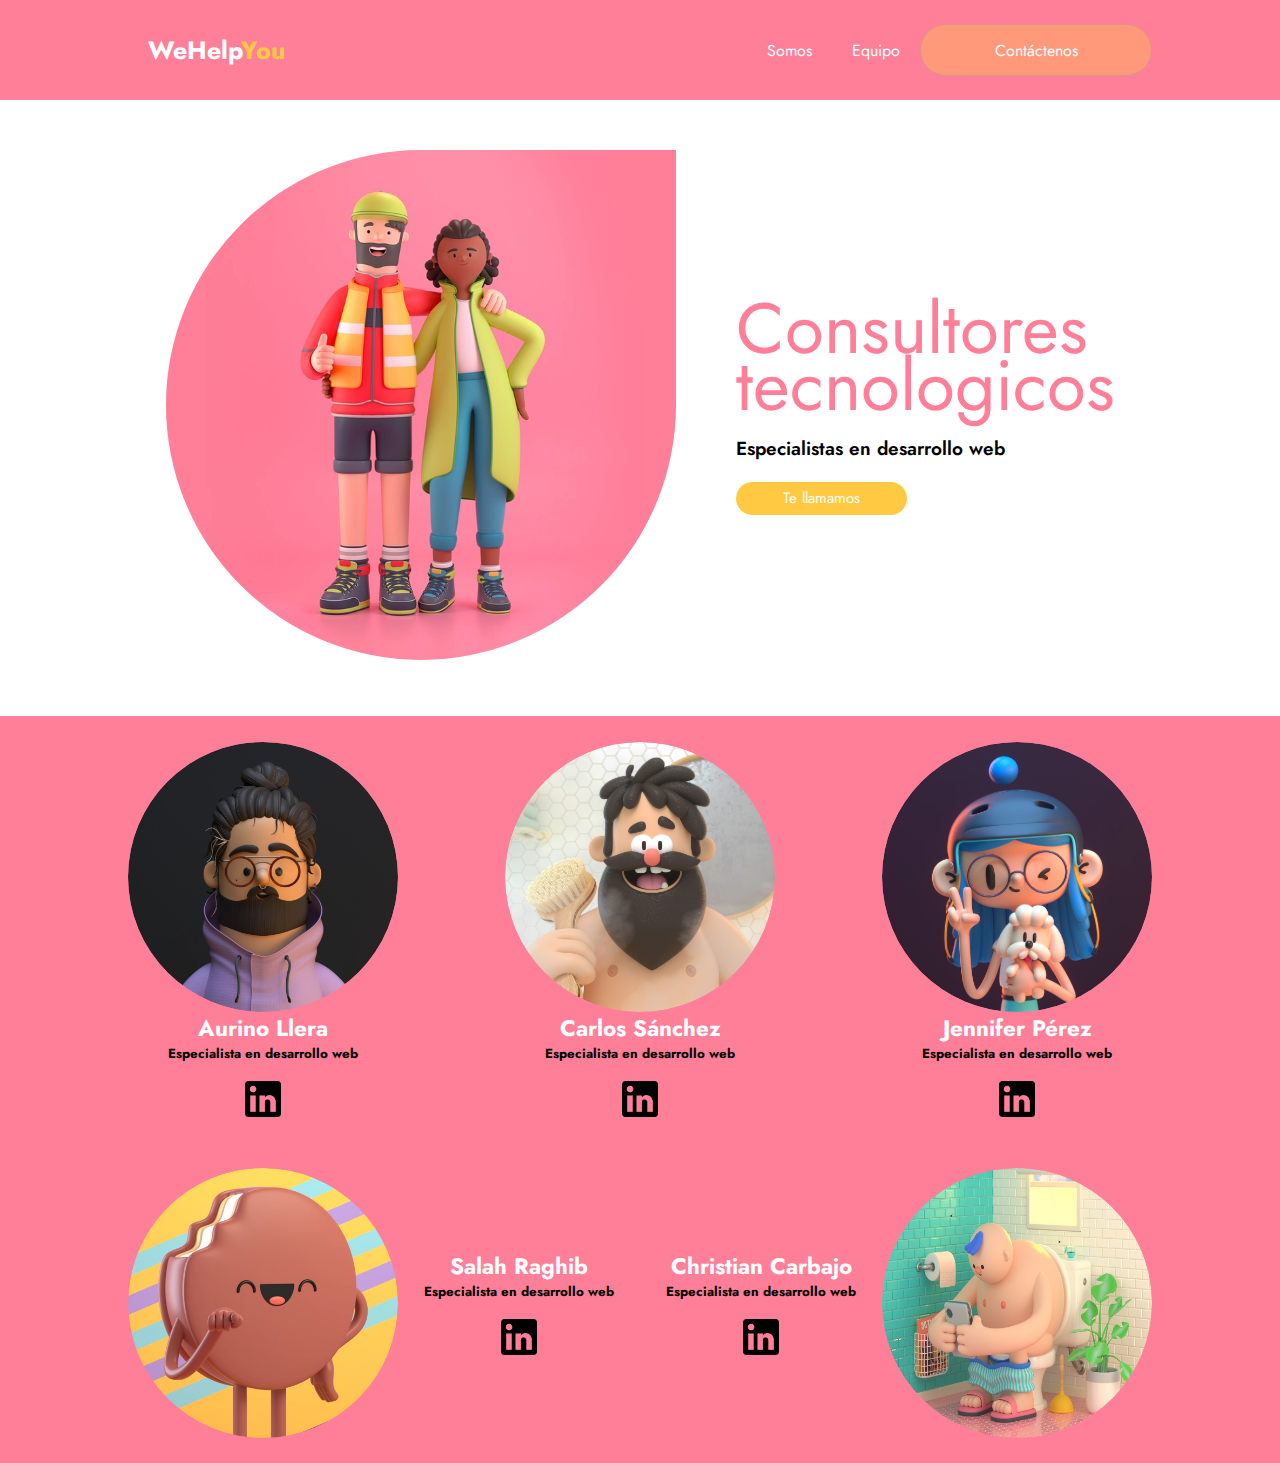
<file: index.html>
<!DOCTYPE html>
<html lang="en">

<head>
    <meta charset="UTF-8">
    <meta http-equiv="X-UA-Compatible" content="IE=edge">
    <meta name="viewport" content="width=device-width, initial-scale=1.0">
    <link rel="stylesheet" type="text/css" href="style.css" />
    <title>Document</title>
    <link rel="preconnect" href="https://fonts.googleapis.com">
    <link rel="preconnect" href="https://fonts.gstatic.com" crossorigin>
    <link href="https://fonts.googleapis.com/css2?family=Jost:wght@100;200;300;400;500;600&display=swap"
        rel="stylesheet">
    <link rel="stylesheet" href="style.css">
</head>

<body>
    <header class="header1">
        <div class="header-top">
            <a class="header-logo" href="index.html"><strong>WeHelp<span class="coloryellow">You</span></strong></a>
        </div>
        <ul class="menu">
            <li><a href="#">Somos</a></li>
            <li><a href="#">Equipo</a></li>
            <li class="borde"><a href="#">Contáctenos</a></li>
        </ul>
    </header>
    <section class="main_body">
        <article>
            <div class="photo_main">
                <img src="/img/photo_main.webp" alt="">
            </div>
        </article>
        <article>
            <div class="title">
                <p class="font1">Consultores <br> tecnologicos</p>
            </div>
            <div class="subtitle">
                <span class="font2">Especialistas en desarrollo web</span>
            </div>
            <div class="button">
                <button class="button1">
                    <span>Te llamamos</span>
                </button>
            </div>
        </article>
    </section>
    <footer>
        <div class="coders">
            <div class="coder_column">
                <a href="/coderpage/coderpage.html" class="photoanchor"><img class="photo" src="../img/Aurino.jpg" /></a>
                <h4 class="white size">Aurino Llera</h4>
                <h5>Especialista en desarrollo web</h5>
                <img class="img_ln" src="../img/img_210185-1148486834.png" />
            </div>
            <div class="coder_column">
                <a href="/coderpage/coderpageCarlos.html" class="photoanchor"><img class="photo" src="../img/Carlos.jpg" /></a>
                <h4 class="white size">Carlos Sánchez</h4>
                <h5>Especialista en desarrollo web</h5>
                <img class="img_ln" src="../img/img_210185-1148486834.png" />
            </div>
            <div class="coder_column">
                <a href="/coderpage/coderpageJennifer.html" class="photoanchor"><img class="photo" src="../img/Jennifer.jpg" /></a>
                <h4 class="white size">Jennifer Pérez</h4>
                <h5>Especialista en desarrollo web</h5>
                <img class="img_ln" src="../img/img_210185-1148486834.png" />
            </div>
        </div>
        <div class="coders">
            <div class="coder_column2">
                <a href="/coderpage/coderpageSalah.html" class="photoanchor"><img class="photo" src="../img/Salah.jpg" /></a>
                <div class="columnText pad1">
                    <h4 class="white size">Salah Raghib</h4>
                    <h5>Especialista en desarrollo web</h5>
                    <img class="img_ln" src="../img/img_210185-1148486834.png" />
                </div>
            </div>
            <div class="coder_column2">
                <div class="columnText pad2">
                    <h4 class="white size">Christian Carbajo</h4>
                    <h5>Especialista en desarrollo web</h5>
                    <img class="img_ln" src="../img/img_210185-1148486834.png" />
                </div>
                <a href="/coderpage/coderpageChristian.html" class="photoanchor"><img class="photo" src="../img/Christian.jpg" /></a>
            </div>
        </div>
    </footer>
</html>
</file>
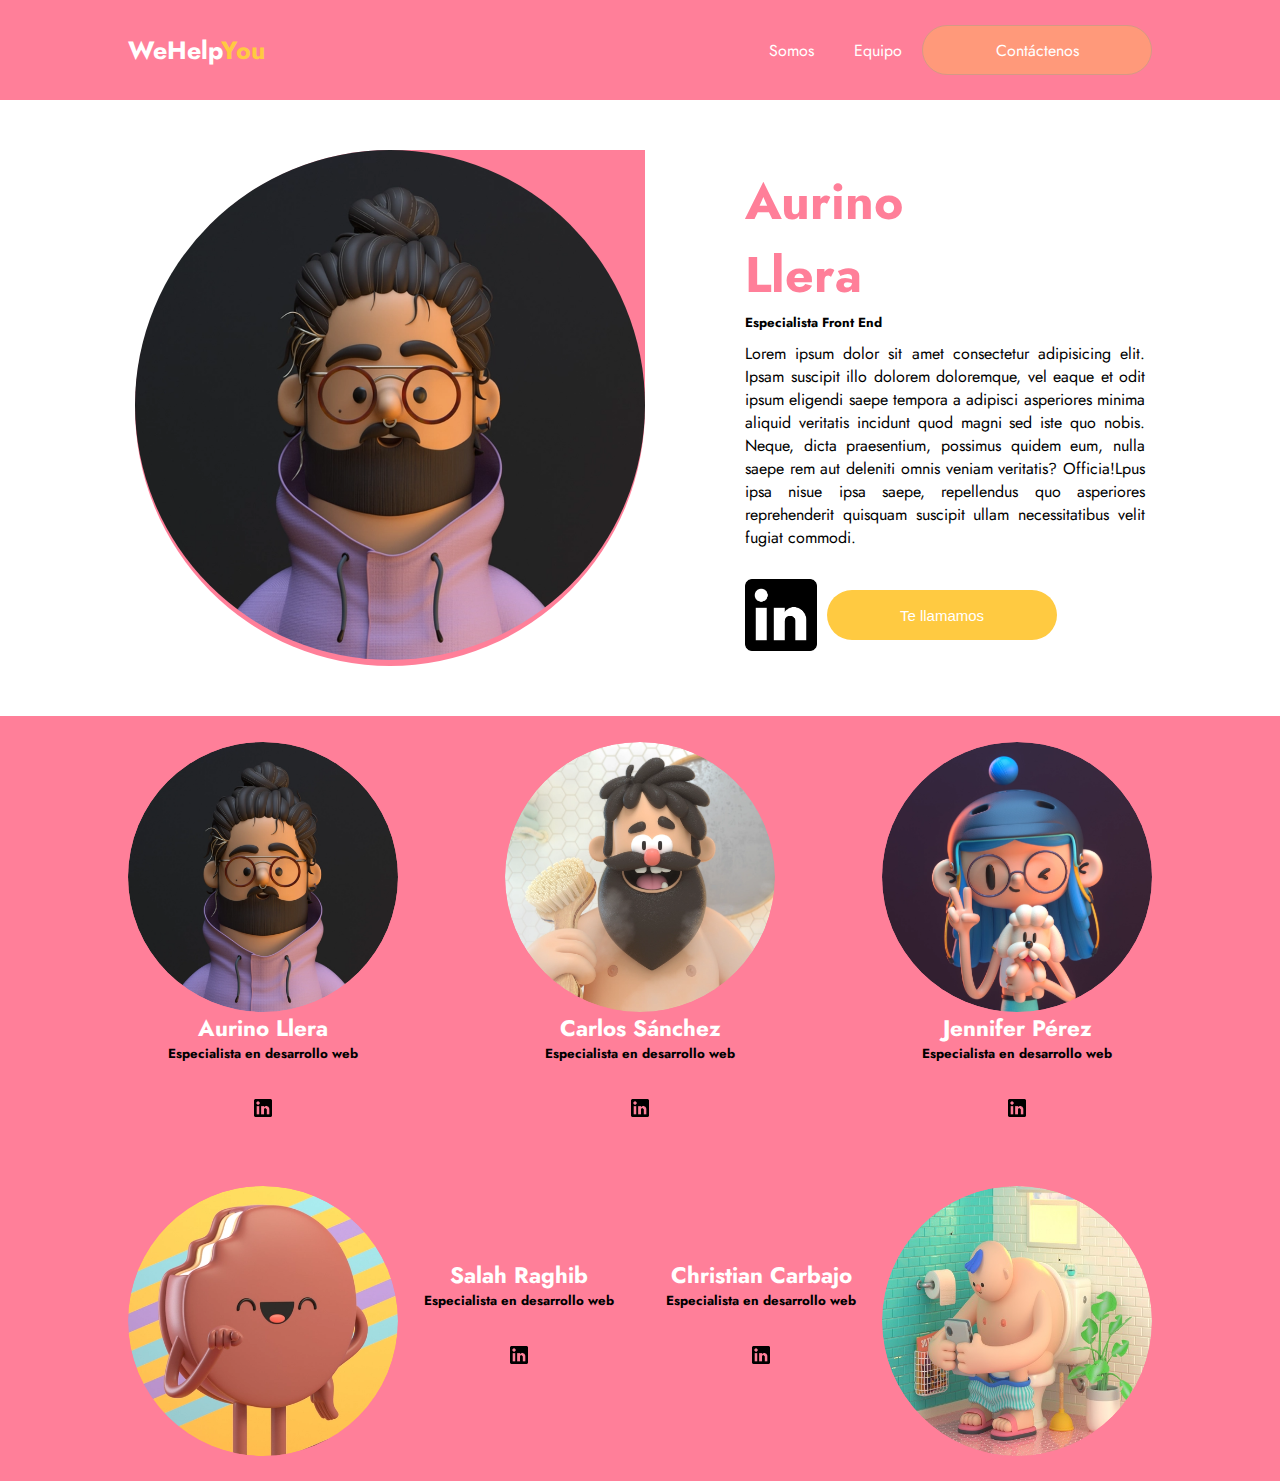
<file: coderpage/coderpage.html>
<!DOCTYPE html>
<html lang="en">

<head>
    <meta charset="UTF-8">
    <meta http-equiv="X-UA-Compatible" content="IE=edge">
    <meta name="viewport" content="width=device-width, initial-scale=1.0">
    <title>Document</title>
    <link rel="stylesheet" href="style2.css">
    <link rel="preconnect" href="https://fonts.googleapis.com">
    <link rel="preconnect" href="https://fonts.gstatic.com" crossorigin>
    <link href="https://fonts.googleapis.com/css2?family=Jost:wght@100;200;300;400;500;600&display=swap"
        rel="stylesheet">
</head>

<body>
    <header class="header1">
        <div class="header-top">
            <a class="header-logo" href="../index.html"><strong>WeHelp<span class="coloryellow">You</span></strong></a>
        </div>
        <ul class="menu">
            <li><a href="#">Somos</a></li>
            <li><a href="#">Equipo</a></li>
            <li class="borde"><a href="#">Contáctenos</a></li>
        </ul>
    </header>
    <main>
        <div class="container">
            <div class="photos">
                <img class="photocoder" src="../img/Aurino.jpg">
            </div>
            <div class="name">
                <h1>Aurino<br>Llera</h1>
                <h5>Especialista Front End</h5>
                <p>Lorem ipsum dolor sit amet consectetur adipisicing elit. Ipsam suscipit illo dolorem doloremque, vel
                    eaque et odit ipsum eligendi saepe tempora a adipisci asperiores minima aliquid veritatis incidunt
                    quod magni sed iste quo nobis. Neque, dicta praesentium, possimus quidem eum, nulla saepe rem aut
                    deleniti omnis veniam veritatis? Officia!Lpus ipsa nisue ipsa saepe, repellendus quo asperiores
                    reprehenderit quisquam suscipit ullam necessitatibus velit fugiat commodi.</p>
                <div class="iconos">
                    <div class= "icono">
                        <img src="../img/img_210185-1148486834.png" class="pointer icono">
                    </div>
                    <div>
                        <button href="" class="buttoncoder pointer">
                            <span>Te llamamos</span>
                        </button>
                    </div>
                </div>
            </div>
        </div>
    </main>
    <footer>
        <div class="coders">
            <div class="coder_column">
                <a href="/coderpage/coderpage.html" class="photoanchor"><img class="photo" src="../img/Aurino.jpg" /></a>
                <h4 class="white size">Aurino Llera</h4>
                <h5>Especialista en desarrollo web</h5>
                <img class="img_ln" src="../img/img_210185-1148486834.png" />
            </div>
            <div class="coder_column">
                <a href="/coderpage/coderpageCarlos.html" class="photoanchor"><img class="photo" src="../img/Carlos.jpg" /></a>
                <h4 class="white size">Carlos Sánchez</h4>
                <h5>Especialista en desarrollo web</h5>
                <img class="img_ln" src="../img/img_210185-1148486834.png" />
            </div>
            <div class="coder_column">
                <a href="/coderpage/coderpageJennifer.html" class="photoanchor"><img class="photo" src="../img/Jennifer.jpg" /></a>
                <h4 class="white size">Jennifer Pérez</h4>
                <h5>Especialista en desarrollo web</h5>
                <img class="img_ln" src="../img/img_210185-1148486834.png" />
            </div>
        </div>
        <div class="coders">
            <div class="coder_column2">
                <a href="/coderpage/coderpageSalah.html" class="photoanchor"><img class="photo" src="../img/Salah.jpg" /></a>
                <div class="columnText pad1">
                    <h4 class="white size">Salah Raghib</h4>
                    <h5>Especialista en desarrollo web</h5>
                    <img class="img_ln" src="../img/img_210185-1148486834.png" />
                </div>
            </div>
            <div class="coder_column2">
                <div class="columnText pad2">
                    <h4 class="white size">Christian Carbajo</h4>
                    <h5>Especialista en desarrollo web</h5>
                    <img class="img_ln" src="../img/img_210185-1148486834.png" />
                </div>
                <a href="/coderpage/coderpageChristian.html" class="photoanchor"><img class="photo" src="../img/Christian.jpg" /></a>
            </div>
        </div>
    </footer>
</body>

</html>
</file>
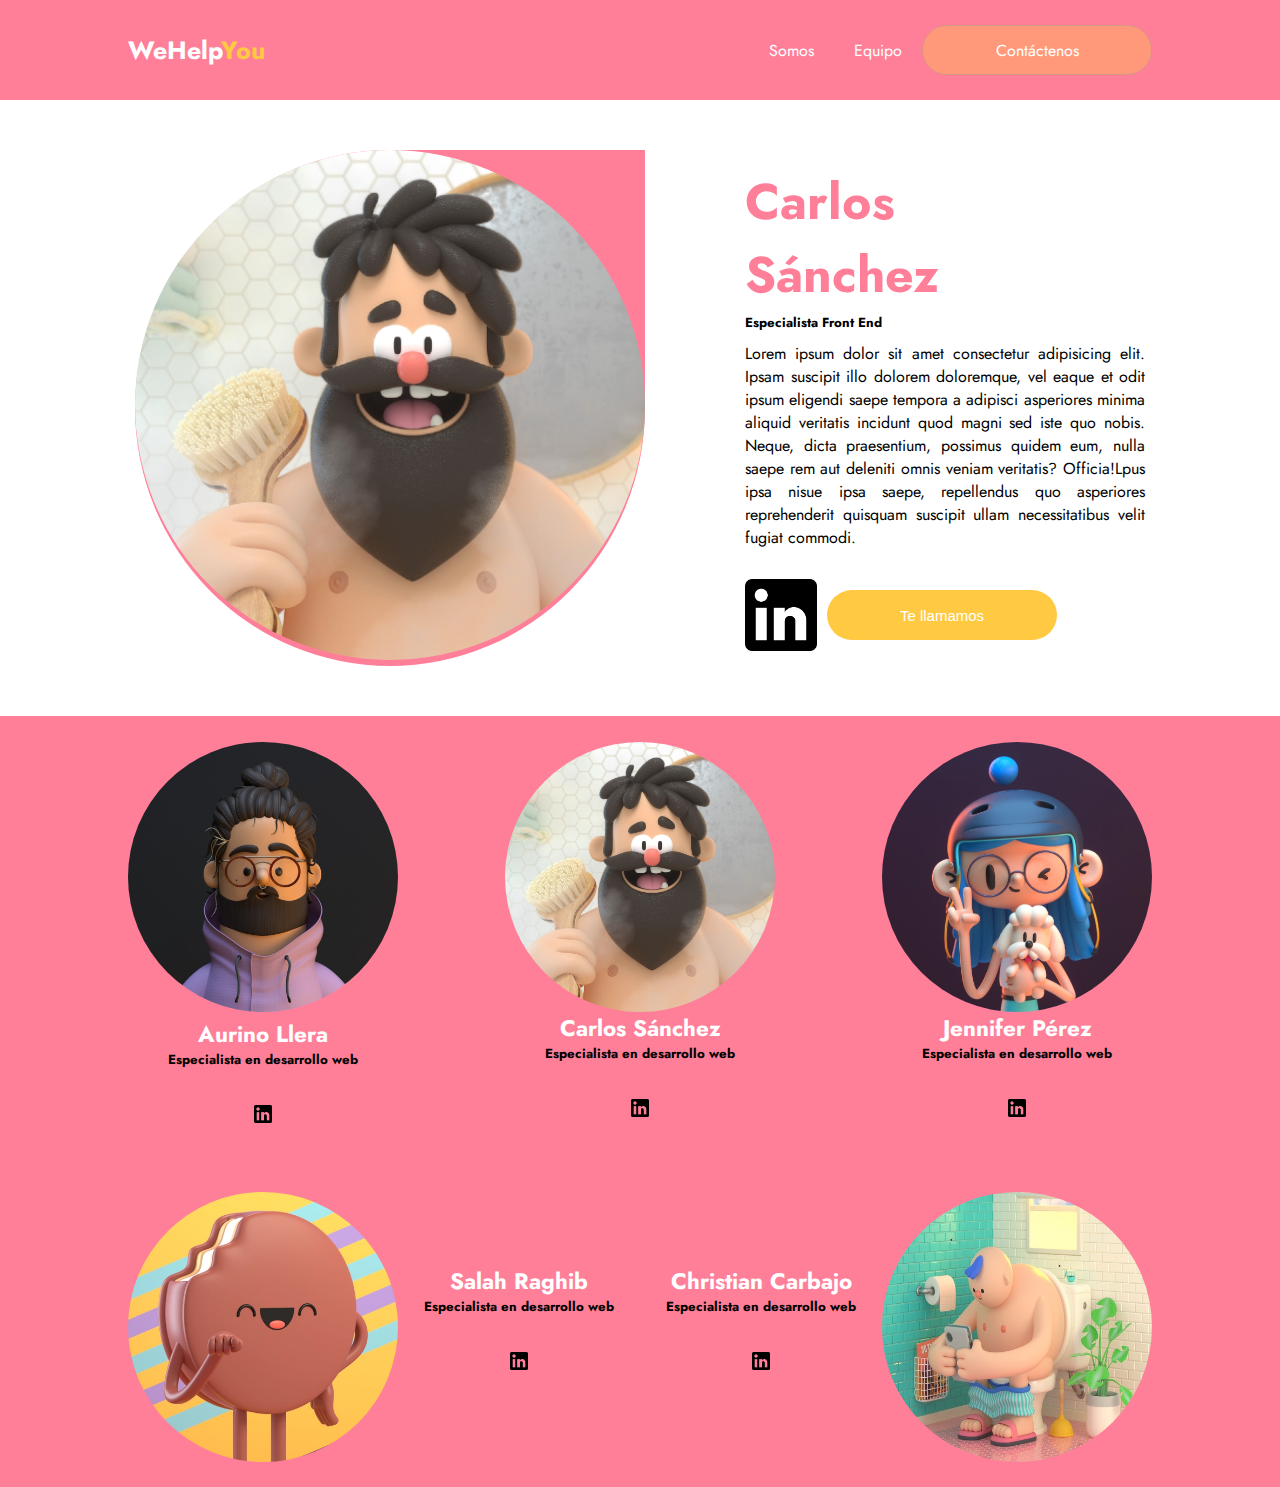
<file: coderpage/coderpage1.html>
<!DOCTYPE html>
<html lang="en">

<head>
    <meta charset="UTF-8">
    <meta http-equiv="X-UA-Compatible" content="IE=edge">
    <meta name="viewport" content="width=device-width, initial-scale=1.0">
    <title>Document</title>
    <link rel="stylesheet" href="style2.css">
    <link rel="preconnect" href="https://fonts.googleapis.com">
    <link rel="preconnect" href="https://fonts.gstatic.com" crossorigin>
    <link href="https://fonts.googleapis.com/css2?family=Jost:wght@100;200;300;400;500;600&display=swap"
        rel="stylesheet">
</head>

<body>
    <header class="header1">
        <div class="header-top">
            <a class="header-logo" href="../index.html"><strong>WeHelp<span class="coloryellow">You</span></strong></a>
        </div>
        <ul class="menu">
            <li><a href="#">Somos</a></li>
            <li><a href="#">Equipo</a></li>
            <li class="borde"><a href="#">Contáctenos</a></li>
        </ul>
    </header>
    <main>
        <div class="container">
            <div class="photos">
                <img class="photocoder" src="../img/Carlos.jpg">
            </div>
            <div class="name">
                <h1>Carlos<br>Sánchez</h1>
                <h5>Especialista Front End</h5>
                <p>Lorem ipsum dolor sit amet consectetur adipisicing elit. Ipsam suscipit illo dolorem doloremque, vel
                    eaque et odit ipsum eligendi saepe tempora a adipisci asperiores minima aliquid veritatis incidunt
                    quod magni sed iste quo nobis. Neque, dicta praesentium, possimus quidem eum, nulla saepe rem aut
                    deleniti omnis veniam veritatis? Officia!Lpus ipsa nisue ipsa saepe, repellendus quo asperiores
                    reprehenderit quisquam suscipit ullam necessitatibus velit fugiat commodi.</p>
                <div class="iconos">
                    <div class= "icono">
                        <img src="../img/img_210185-1148486834.png" class="pointer icono">
                    </div>
                    <div>
                        <button href="" class="buttoncoder pointer">
                            <span>Te llamamos</span>
                        </button>
                    </div>
                </div>
            </div>
        </div>
    </main>
    <footer>
        <div class="coders">
            <div class="coder_column">
                <a href="/coderpage/coderpage.html"><img class="photo" src="../img/Aurino.jpg" /></a>
                <h4 class="white size">Aurino Llera</h4>
                <h5>Especialista en desarrollo web</h5>
                <img class="img_ln" src="../img/img_210185-1148486834.png" />
            </div>
            <div class="coder_column">
                <img class="photo" src="../img/Carlos.jpg" />
                <h4 class="white size">Carlos Sánchez</h4>
                <h5>Especialista en desarrollo web</h5>
                <img class="img_ln" src="../img/img_210185-1148486834.png" />
            </div>
            <div class="coder_column">
                <img class="photo" src="../img/Jennifer.jpg" />
                <h4 class="white size">Jennifer Pérez</h4>
                <h5>Especialista en desarrollo web</h5>
                <img class="img_ln" src="../img/img_210185-1148486834.png" />
            </div>
        </div>
        <div class="coders">
            <div class="coder_column2">
                <img class="photo" src="../img/Salah.jpg" />
                <div class="columnText pad1">
                    <h4 class="white size">Salah Raghib</h4>
                    <h5>Especialista en desarrollo web</h5>
                    <img class="img_ln" src="../img/img_210185-1148486834.png" />
                </div>
            </div>
            <div class="coder_column2">
                <div class="columnText pad2">
                    <h4 class="white size">Christian Carbajo</h4>
                    <h5>Especialista en desarrollo web</h5>
                    <img class="img_ln" src="../img/img_210185-1148486834.png" />
                </div>
                <img class="photo" src="../img/Christian.jpg" />
            </div>
        </div>
    </footer>
</body>

</html>
</file>
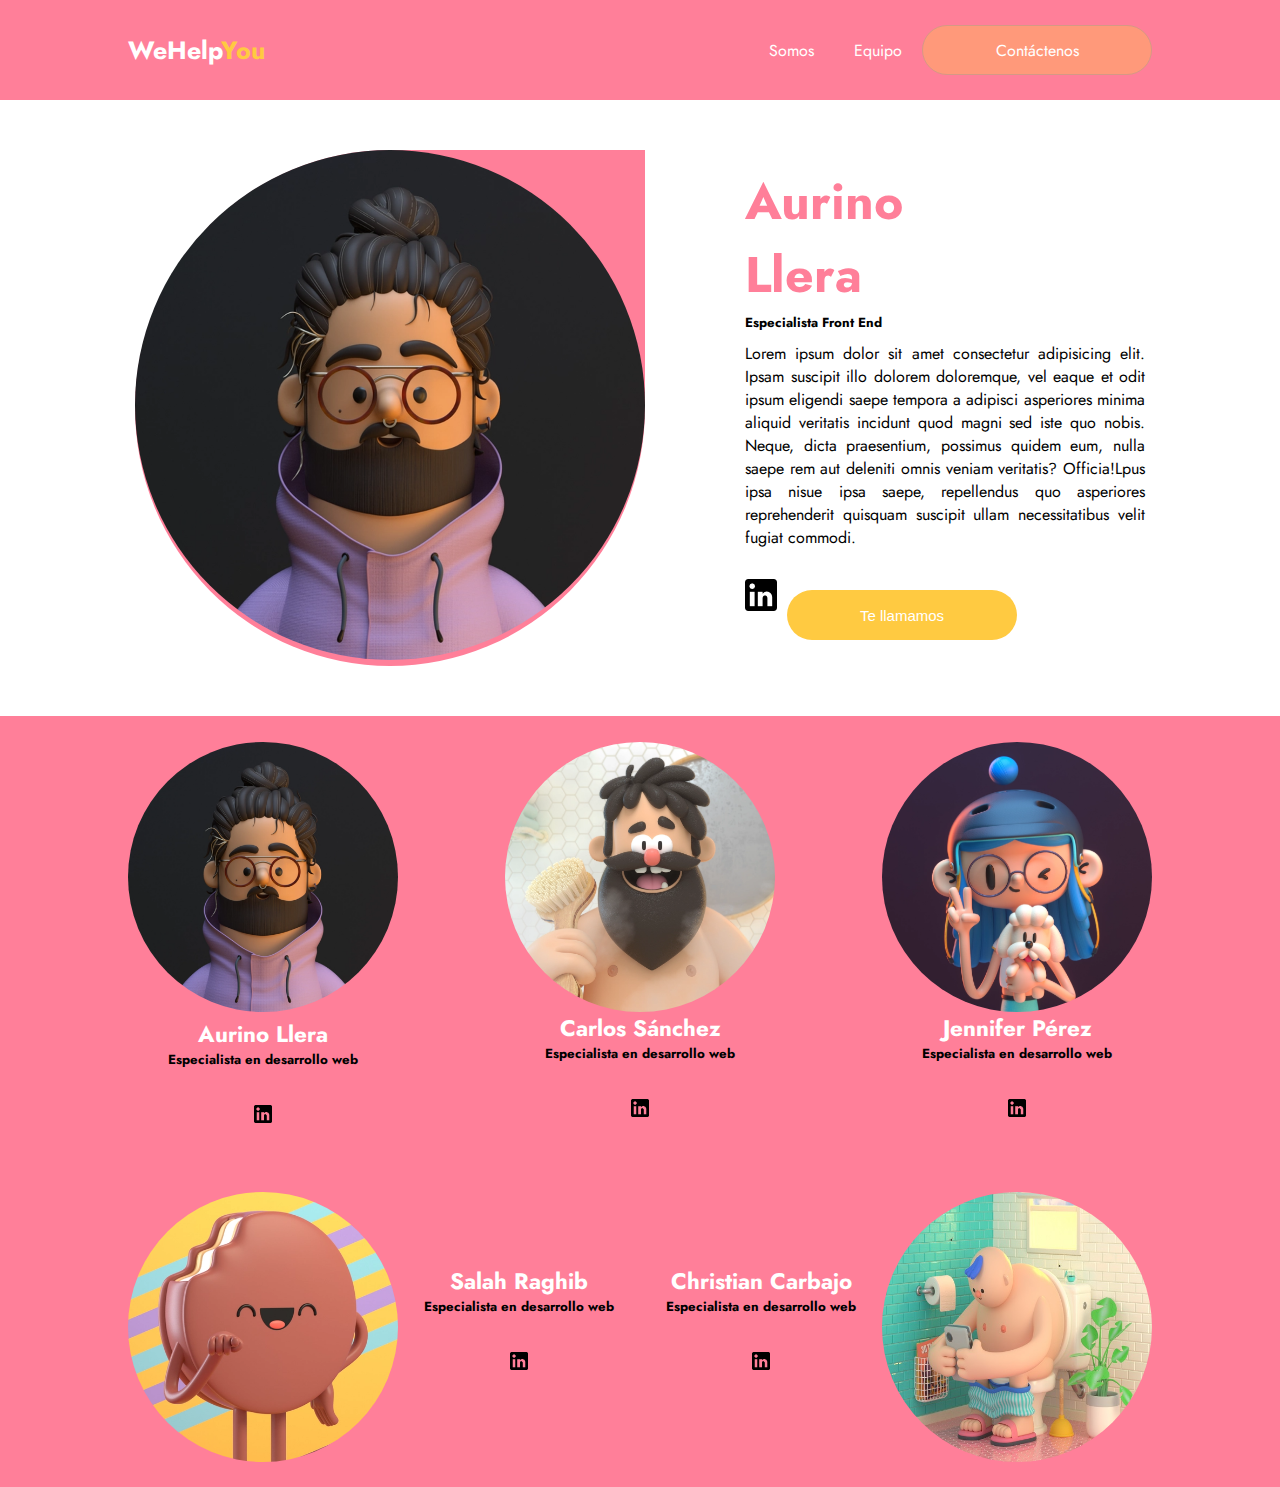
<file: coderpage/coderpage3.html>
<!DOCTYPE html>
<html lang="en">

<head>
    <meta charset="UTF-8">
    <meta http-equiv="X-UA-Compatible" content="IE=edge">
    <meta name="viewport" content="width=device-width, initial-scale=1.0">
    <title>Document</title>
    <link rel="stylesheet" href="style2.css">
    <link rel="preconnect" href="https://fonts.googleapis.com">
    <link rel="preconnect" href="https://fonts.gstatic.com" crossorigin>
    <link href="https://fonts.googleapis.com/css2?family=Jost:wght@100;200;300;400;500;600&display=swap"
        rel="stylesheet">
</head>

<body>
    <header class="header1">
        <div class="header-top">
            <a class="header-logo" href="../index.html"><strong>WeHelp<span class="coloryellow">You</span></strong></a>
        </div>
        <ul class="menu">
            <li><a href="#">Somos</a></li>
            <li><a href="#">Equipo</a></li>
            <li class="borde"><a href="#">Contáctenos</a></li>
        </ul>
    </header>
    <main>
        <div class="container">
            <div class="photos">
                <img class="photocoder" src="../img/Aurino.jpg">
            </div>
            <div class="name">
                <h1>Aurino<br>Llera</h1>
                <h5>Especialista Front End</h5>
                <p>Lorem ipsum dolor sit amet consectetur adipisicing elit. Ipsam suscipit illo dolorem doloremque, vel
                    eaque et odit ipsum eligendi saepe tempora a adipisci asperiores minima aliquid veritatis incidunt
                    quod magni sed iste quo nobis. Neque, dicta praesentium, possimus quidem eum, nulla saepe rem aut
                    deleniti omnis veniam veritatis? Officia!Lpus ipsa nisue ipsa saepe, repellendus quo asperiores
                    reprehenderit quisquam suscipit ullam necessitatibus velit fugiat commodi.</p>
                <div class="iconos">
                    <div class="icono">
                        <img src="img/logolink.png" class="pointer">
                    </div>
                    <div>
                        <button href="" class="buttoncoder pointer">
                            <span>Te llamamos</span>
                        </button>
                    </div>
                </div>
            </div>
        </div>
    </main>
    <footer>
        <div class="coders">
            <div class="coder_column">
                <a href="/coderpage/coderpage.html"><img class="photo" src="../img/Aurino.jpg" /></a>
                <h4 class="white size">Aurino Llera</h4>
                <h5>Especialista en desarrollo web</h5>
                <img class="img_ln" src="img/img_210185-1148486834.png" />
            </div>
            <div class="coder_column">
                <img class="photo" src="../img/Carlos.jpg" />
                <h4 class="white size">Carlos Sánchez</h4>
                <h5>Especialista en desarrollo web</h5>
                <img class="img_ln" src="img/img_210185-1148486834.png" />
            </div>
            <div class="coder_column">
                <img class="photo" src="../img/Jennifer.jpg" />
                <h4 class="white size">Jennifer Pérez</h4>
                <h5>Especialista en desarrollo web</h5>
                <img class="img_ln" src="img/img_210185-1148486834.png" />
            </div>
        </div>
        <div class="coders">
            <div class="coder_column2">
                <img class="photo" src="../img/Salah.jpg" />
                <div class="columnText pad1">
                    <h4 class="white size">Salah Raghib</h4>
                    <h5>Especialista en desarrollo web</h5>
                    <img class="img_ln" src="../img/img_210185-1148486834.png" />
                </div>
            </div>
            <div class="coder_column2">
                <div class="columnText pad2">
                    <h4 class="white size">Christian Carbajo</h4>
                    <h5>Especialista en desarrollo web</h5>
                    <img class="img_ln" src="img/img_210185-1148486834.png" />
                </div>
                <img class="photo" src="../img/Christian.jpg" />
            </div>
        </div>
    </footer>
</body>

</html>
</file>
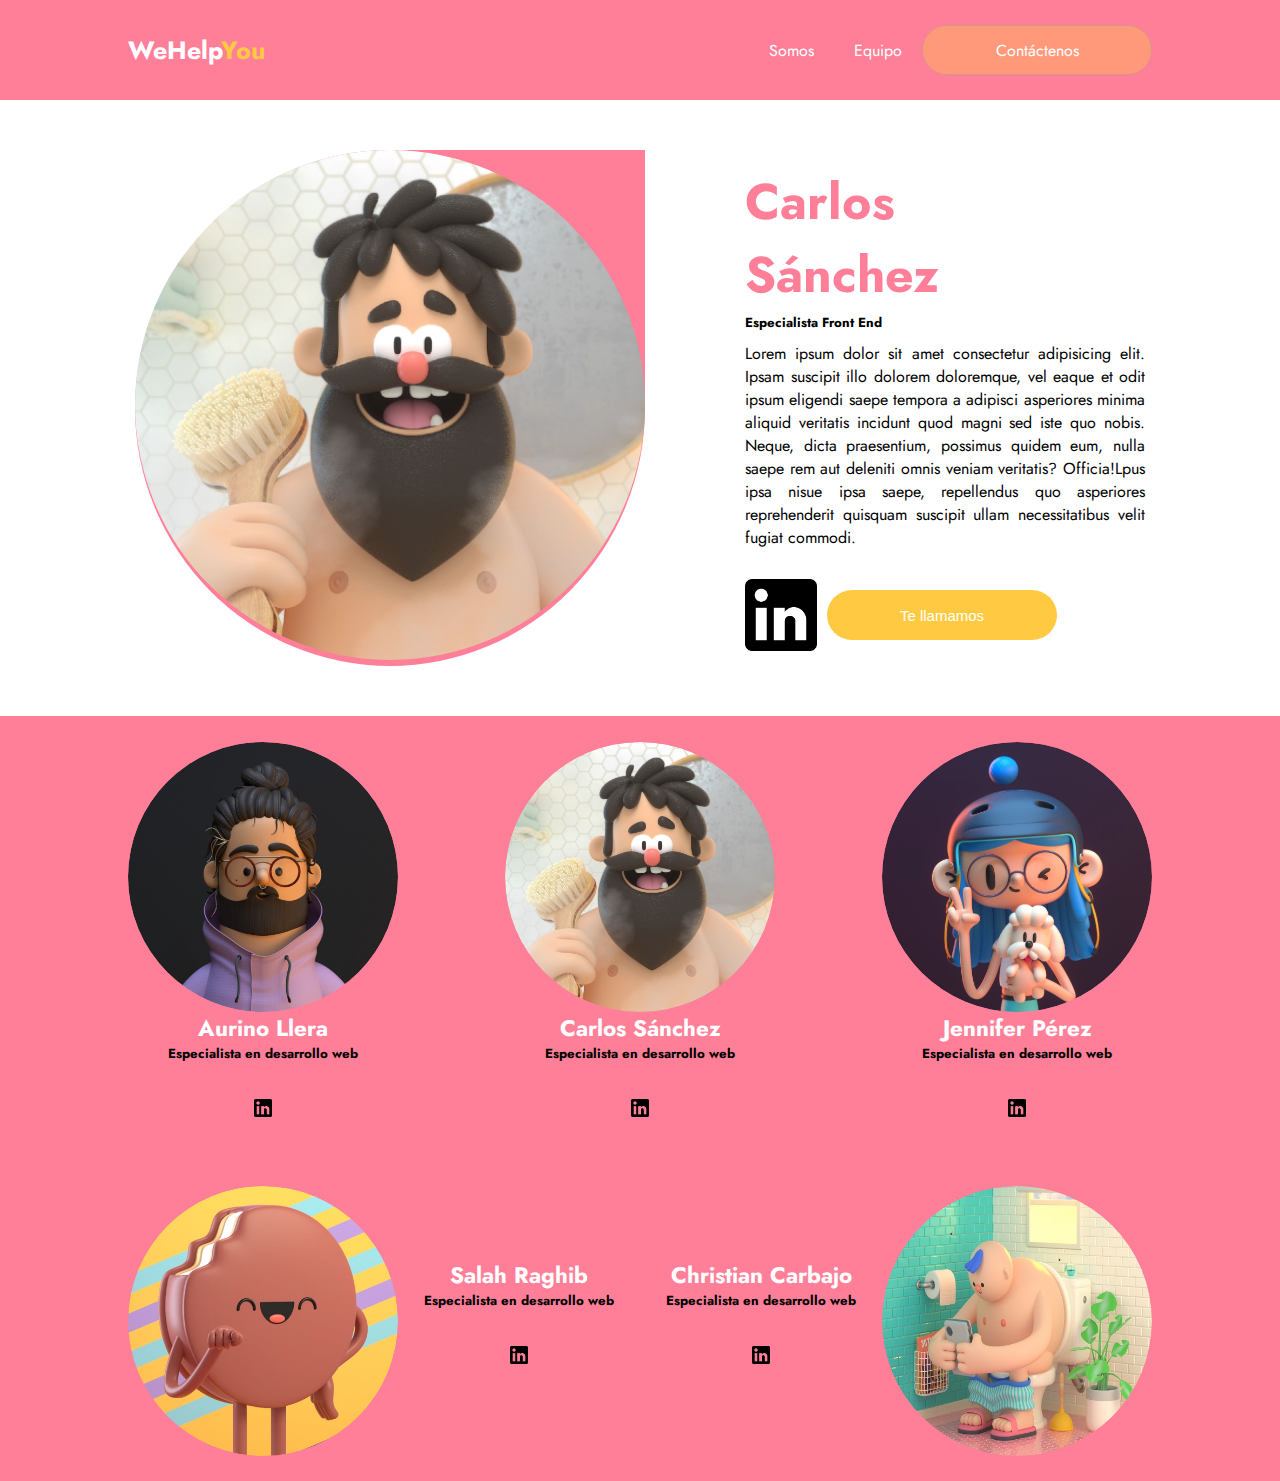
<file: coderpage/coderpageCarlos.html>
<!DOCTYPE html>
<html lang="en">

<head>
    <meta charset="UTF-8">
    <meta http-equiv="X-UA-Compatible" content="IE=edge">
    <meta name="viewport" content="width=device-width, initial-scale=1.0">
    <title>Document</title>
    <link rel="stylesheet" href="style2.css">
    <link rel="preconnect" href="https://fonts.googleapis.com">
    <link rel="preconnect" href="https://fonts.gstatic.com" crossorigin>
    <link href="https://fonts.googleapis.com/css2?family=Jost:wght@100;200;300;400;500;600&display=swap"
        rel="stylesheet">
</head>

<body>
    <header class="header1">
        <div class="header-top">
            <a class="header-logo" href="../index.html"><strong>WeHelp<span class="coloryellow">You</span></strong></a>
        </div>
        <ul class="menu">
            <li><a href="#">Somos</a></li>
            <li><a href="#">Equipo</a></li>
            <li class="borde"><a href="#">Contáctenos</a></li>
        </ul>
    </header>
    <main>
        <div class="container">
            <div class="photos">
                <img class="photocoder" src="../img/Carlos.jpg">
            </div>
            <div class="name">
                <h1>Carlos<br>Sánchez</h1>
                <h5>Especialista Front End</h5>
                <p>Lorem ipsum dolor sit amet consectetur adipisicing elit. Ipsam suscipit illo dolorem doloremque, vel
                    eaque et odit ipsum eligendi saepe tempora a adipisci asperiores minima aliquid veritatis incidunt
                    quod magni sed iste quo nobis. Neque, dicta praesentium, possimus quidem eum, nulla saepe rem aut
                    deleniti omnis veniam veritatis? Officia!Lpus ipsa nisue ipsa saepe, repellendus quo asperiores
                    reprehenderit quisquam suscipit ullam necessitatibus velit fugiat commodi.</p>
                <div class="iconos">
                    <div class="icono">
                        <img src="../img/img_210185-1148486834.png" class="pointer icono">
                    </div>
                    <div>
                        <button href="" class="buttoncoder pointer">
                            <span>Te llamamos</span>
                        </button>
                    </div>
                </div>
            </div>
        </div>
    </main>
    <footer>
        <div class="coders">
            <div class="coder_column">
                <a href="/coderpage/coderpage.html" class="photoanchor"><img class="photo" src="../img/Aurino.jpg" /></a>
                <h4 class="white size">Aurino Llera</h4>
                <h5>Especialista en desarrollo web</h5>
                <img class="img_ln" src="../img/img_210185-1148486834.png" />
            </div>
            <div class="coder_column">
                <a href="/coderpage/coderpageCarlos.html" class="photoanchor"><img class="photo" src="../img/Carlos.jpg" /></a>
                <h4 class="white size">Carlos Sánchez</h4>
                <h5>Especialista en desarrollo web</h5>
                <img class="img_ln" src="../img/img_210185-1148486834.png" />
            </div>
            <div class="coder_column">
                <a href="/coderpage/coderpageJennifer.html" class="photoanchor"><img class="photo" src="../img/Jennifer.jpg" /></a>
                <h4 class="white size">Jennifer Pérez</h4>
                <h5>Especialista en desarrollo web</h5>
                <img class="img_ln" src="../img/img_210185-1148486834.png" />
            </div>
        </div>
        <div class="coders">
            <div class="coder_column2">
                <a href="/coderpage/coderpageSalah.html" class="photoanchor"><img class="photo" src="../img/Salah.jpg" /></a>
                <div class="columnText pad1">
                    <h4 class="white size">Salah Raghib</h4>
                    <h5>Especialista en desarrollo web</h5>
                    <img class="img_ln" src="../img/img_210185-1148486834.png" />
                </div>
            </div>
            <div class="coder_column2">
                <div class="columnText pad2">
                    <h4 class="white size">Christian Carbajo</h4>
                    <h5>Especialista en desarrollo web</h5>
                    <img class="img_ln" src="../img/img_210185-1148486834.png" />
                </div>
                <a href="/coderpage/coderpageChristian.html" class="photoanchor"><img class="photo" src="../img/Christian.jpg" /></a>
            </div>
        </div>
    </footer>
</body>

</html>
</file>
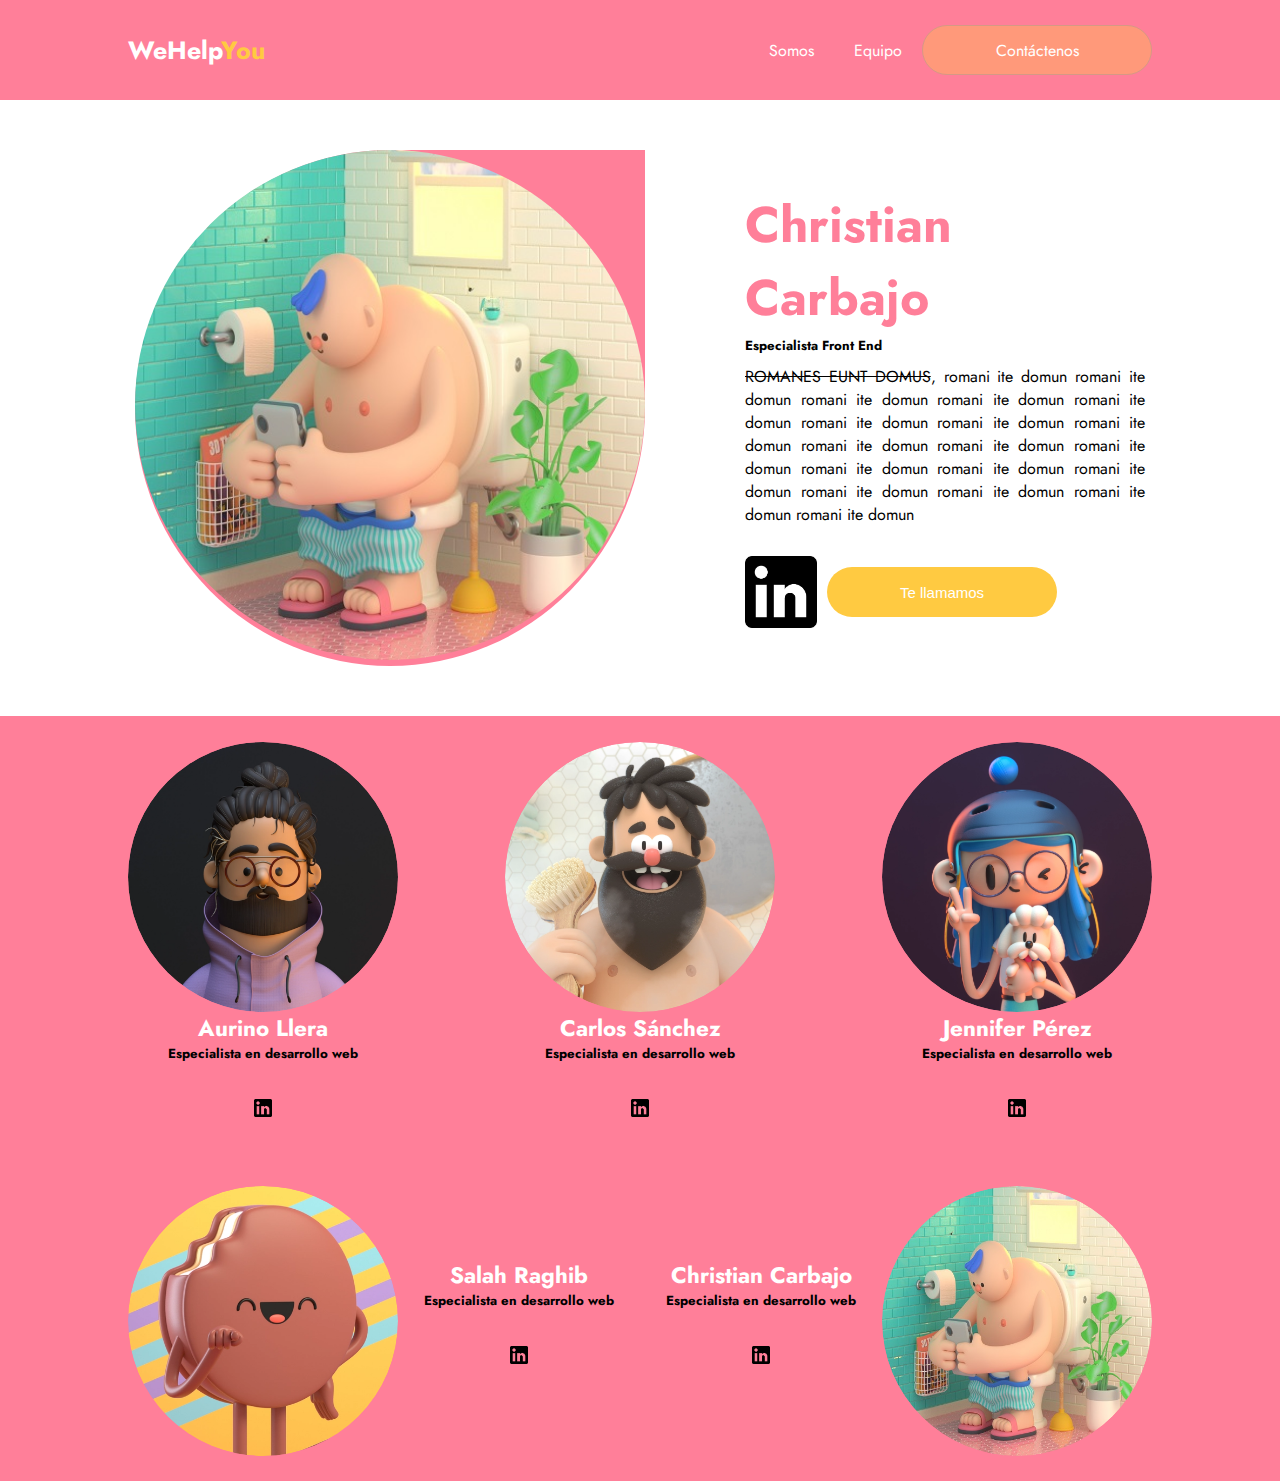
<file: coderpage/coderpageChristian.html>
<!DOCTYPE html>
<html lang="en">

<head>
    <meta charset="UTF-8">
    <meta http-equiv="X-UA-Compatible" content="IE=edge">
    <meta name="viewport" content="width=device-width, initial-scale=1.0">
    <title>Document</title>
    <link rel="stylesheet" href="style2.css">
    <link rel="preconnect" href="https://fonts.googleapis.com">
    <link rel="preconnect" href="https://fonts.gstatic.com" crossorigin>
    <link href="https://fonts.googleapis.com/css2?family=Jost:wght@100;200;300;400;500;600&display=swap"
        rel="stylesheet">
</head>

<body>
    <header class="header1">
        <div class="header-top">
            <a class="header-logo" href="../index.html"><strong>WeHelp<span class="coloryellow">You</span></strong></a>
        </div>
        <ul class="menu">
            <li><a href="#">Somos</a></li>
            <li><a href="#">Equipo</a></li>
            <li class="borde"><a href="#">Contáctenos</a></li>
        </ul>
    </header>
    <main>
        <div class="container">
            <div class="photos">
                <img class="photocoder" src="../img/Christian.jpg">
            </div>
            <div class="name">
                <h1>Christian<br>Carbajo</h1>
                <h5>Especialista Front End</h5>
                <p> <span class="romanes">ROMANES EUNT DOMUS</span>, romani ite domun romani ite domun romani ite domun
                    romani ite domun
                    romani ite domun romani ite domun romani ite domun romani ite domun romani ite domun
                    romani ite domun romani ite domun romani ite domun romani ite domun romani ite domun romani ite
                    domun
                    romani ite domun romani ite domun romani ite domun
                </p>
                <div class="iconos">
                    <div class="icono">
                        <img src="../img/img_210185-1148486834.png" class="pointer icono">
                    </div>
                    <div>
                        <button href="" class="buttoncoder pointer">
                            <span>Te llamamos</span>
                        </button>
                    </div>
                </div>
            </div>
        </div>
    </main>
    <footer>
        <div class="coders">
            <div class="coder_column">
                <a href="/coderpage/coderpage.html" class="photoanchor"><img class="photo" src="../img/Aurino.jpg" /></a>
                <h4 class="white size">Aurino Llera</h4>
                <h5>Especialista en desarrollo web</h5>
                <img class="img_ln" src="../img/img_210185-1148486834.png" />
            </div>
            <div class="coder_column">
                <a href="/coderpage/coderpageCarlos.html" class="photoanchor"><img class="photo" src="../img/Carlos.jpg" /></a>
                <h4 class="white size">Carlos Sánchez</h4>
                <h5>Especialista en desarrollo web</h5>
                <img class="img_ln" src="../img/img_210185-1148486834.png" />
            </div>
            <div class="coder_column">
                <a href="/coderpage/coderpageJennifer.html" class="photoanchor"><img class="photo" src="../img/Jennifer.jpg" /></a>
                <h4 class="white size">Jennifer Pérez</h4>
                <h5>Especialista en desarrollo web</h5>
                <img class="img_ln" src="../img/img_210185-1148486834.png" />
            </div>
        </div>
        <div class="coders">
            <div class="coder_column2">
                <a href="/coderpage/coderpageSalah.html" class="photoanchor"><img class="photo" src="../img/Salah.jpg" /></a>
                <div class="columnText pad1">
                    <h4 class="white size">Salah Raghib</h4>
                    <h5>Especialista en desarrollo web</h5>
                    <img class="img_ln" src="../img/img_210185-1148486834.png" />
                </div>
            </div>
            <div class="coder_column2">
                <div class="columnText pad2">
                    <h4 class="white size">Christian Carbajo</h4>
                    <h5>Especialista en desarrollo web</h5>
                    <img class="img_ln" src="../img/img_210185-1148486834.png" />
                </div>
                <a href="/coderpage/coderpageChristian.html" class="photoanchor"><img class="photo" src="../img/Christian.jpg" /></a>
            </div>
        </div>
    </footer>
</body>

</html>
</file>
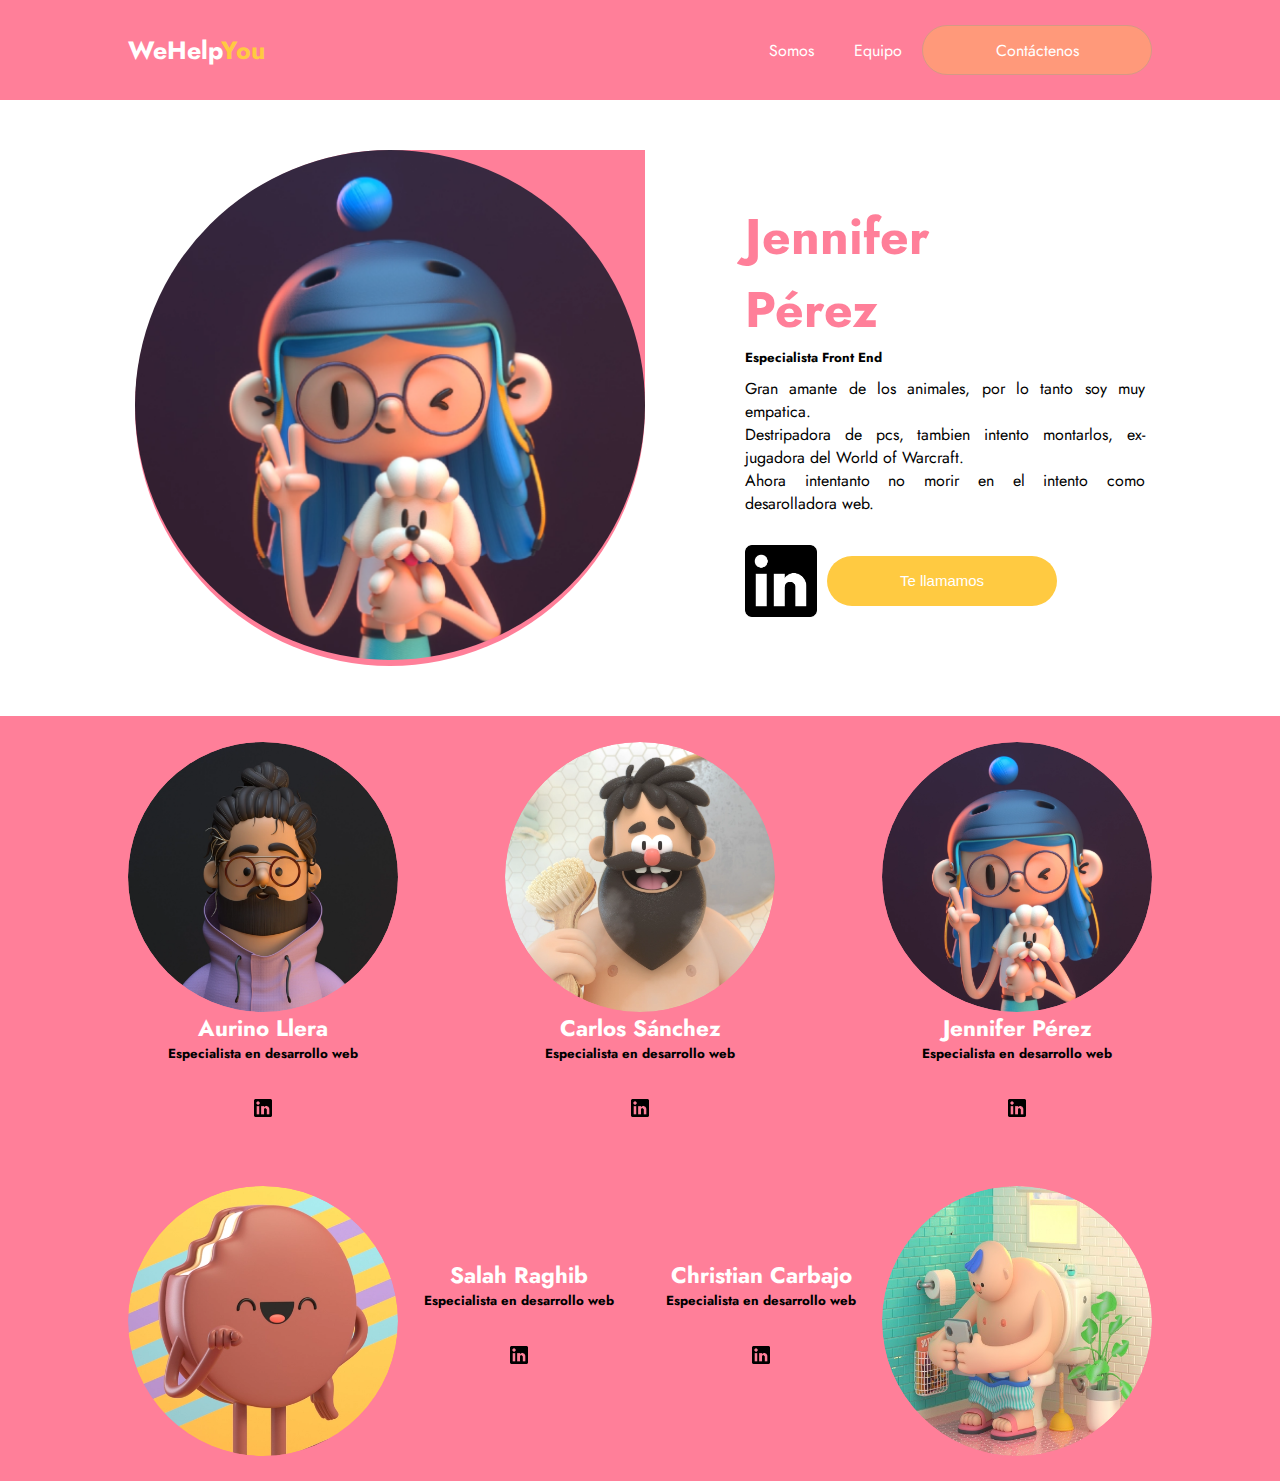
<file: coderpage/coderpageJennifer.html>
<!DOCTYPE html>
<html lang="en">

<head>
    <meta charset="UTF-8">
    <meta http-equiv="X-UA-Compatible" content="IE=edge">
    <meta name="viewport" content="width=device-width, initial-scale=1.0">
    <title>Document</title>
    <link rel="stylesheet" href="style2.css">
    <link rel="preconnect" href="https://fonts.googleapis.com">
    <link rel="preconnect" href="https://fonts.gstatic.com" crossorigin>
    <link href="https://fonts.googleapis.com/css2?family=Jost:wght@100;200;300;400;500;600&display=swap"
        rel="stylesheet">
</head>

<body>
    <header class="header1">
        <div class="header-top">
            <a class="header-logo" href="../index.html"><strong>WeHelp<span class="coloryellow">You</span></strong></a>
        </div>
        <ul class="menu">
            <li><a href="#">Somos</a></li>
            <li><a href="#">Equipo</a></li>
            <li class="borde"><a href="#">Contáctenos</a></li>
        </ul>
    </header>
    <main>
        <div class="container">
            <div class="photos">
                <img class="photocoder" src="../img/Jennifer.jpg">
            </div>
            <div class="name">
                <h1>Jennifer<br>Pérez</h1>
                <h5>Especialista Front End</h5>
                <p>Gran amante de los animales, por lo tanto soy muy empatica.<br>Destripadora de pcs, tambien intento
                    montarlos, ex- jugadora del World of Warcraft.<br>Ahora intentanto no morir en el intento como
                    desarolladora web.</p>
                <div class="iconos">
                    <div class="icono">
                        <img src="../img/img_210185-1148486834.png" class="pointer icono">
                    </div>
                    <div>
                        <button href="" class="buttoncoder pointer">
                            <span>Te llamamos</span>
                        </button>
                    </div>
                </div>
            </div>
        </div>
    </main>
    <footer>
        <div class="coders">
            <div class="coder_column">
                <a href="/coderpage/coderpage.html" class="photoanchor"><img class="photo" src="../img/Aurino.jpg" /></a>
                <h4 class="white size">Aurino Llera</h4>
                <h5>Especialista en desarrollo web</h5>
                <img class="img_ln" src="../img/img_210185-1148486834.png" />
            </div>
            <div class="coder_column">
                <a href="/coderpage/coderpageCarlos.html" class="photoanchor"><img class="photo" src="../img/Carlos.jpg" /></a>
                <h4 class="white size">Carlos Sánchez</h4>
                <h5>Especialista en desarrollo web</h5>
                <img class="img_ln" src="../img/img_210185-1148486834.png" />
            </div>
            <div class="coder_column">
                <a href="/coderpage/coderpageJennifer.html" class="photoanchor"><img class="photo" src="../img/Jennifer.jpg" /></a>
                <h4 class="white size">Jennifer Pérez</h4>
                <h5>Especialista en desarrollo web</h5>
                <img class="img_ln" src="../img/img_210185-1148486834.png" />
            </div>
        </div>
        <div class="coders">
            <div class="coder_column2">
                <a href="/coderpage/coderpageSalah.html" class="photoanchor"><img class="photo" src="../img/Salah.jpg" /></a>
                <div class="columnText pad1">
                    <h4 class="white size">Salah Raghib</h4>
                    <h5>Especialista en desarrollo web</h5>
                    <img class="img_ln" src="../img/img_210185-1148486834.png" />
                </div>
            </div>
            <div class="coder_column2">
                <div class="columnText pad2">
                    <h4 class="white size">Christian Carbajo</h4>
                    <h5>Especialista en desarrollo web</h5>
                    <img class="img_ln" src="../img/img_210185-1148486834.png" />
                </div>
                <a href="/coderpage/coderpageChristian.html" class="photoanchor"><img class="photo" src="../img/Christian.jpg" /></a>
            </div>
        </div>
    </footer>
</body>

</html>
</file>
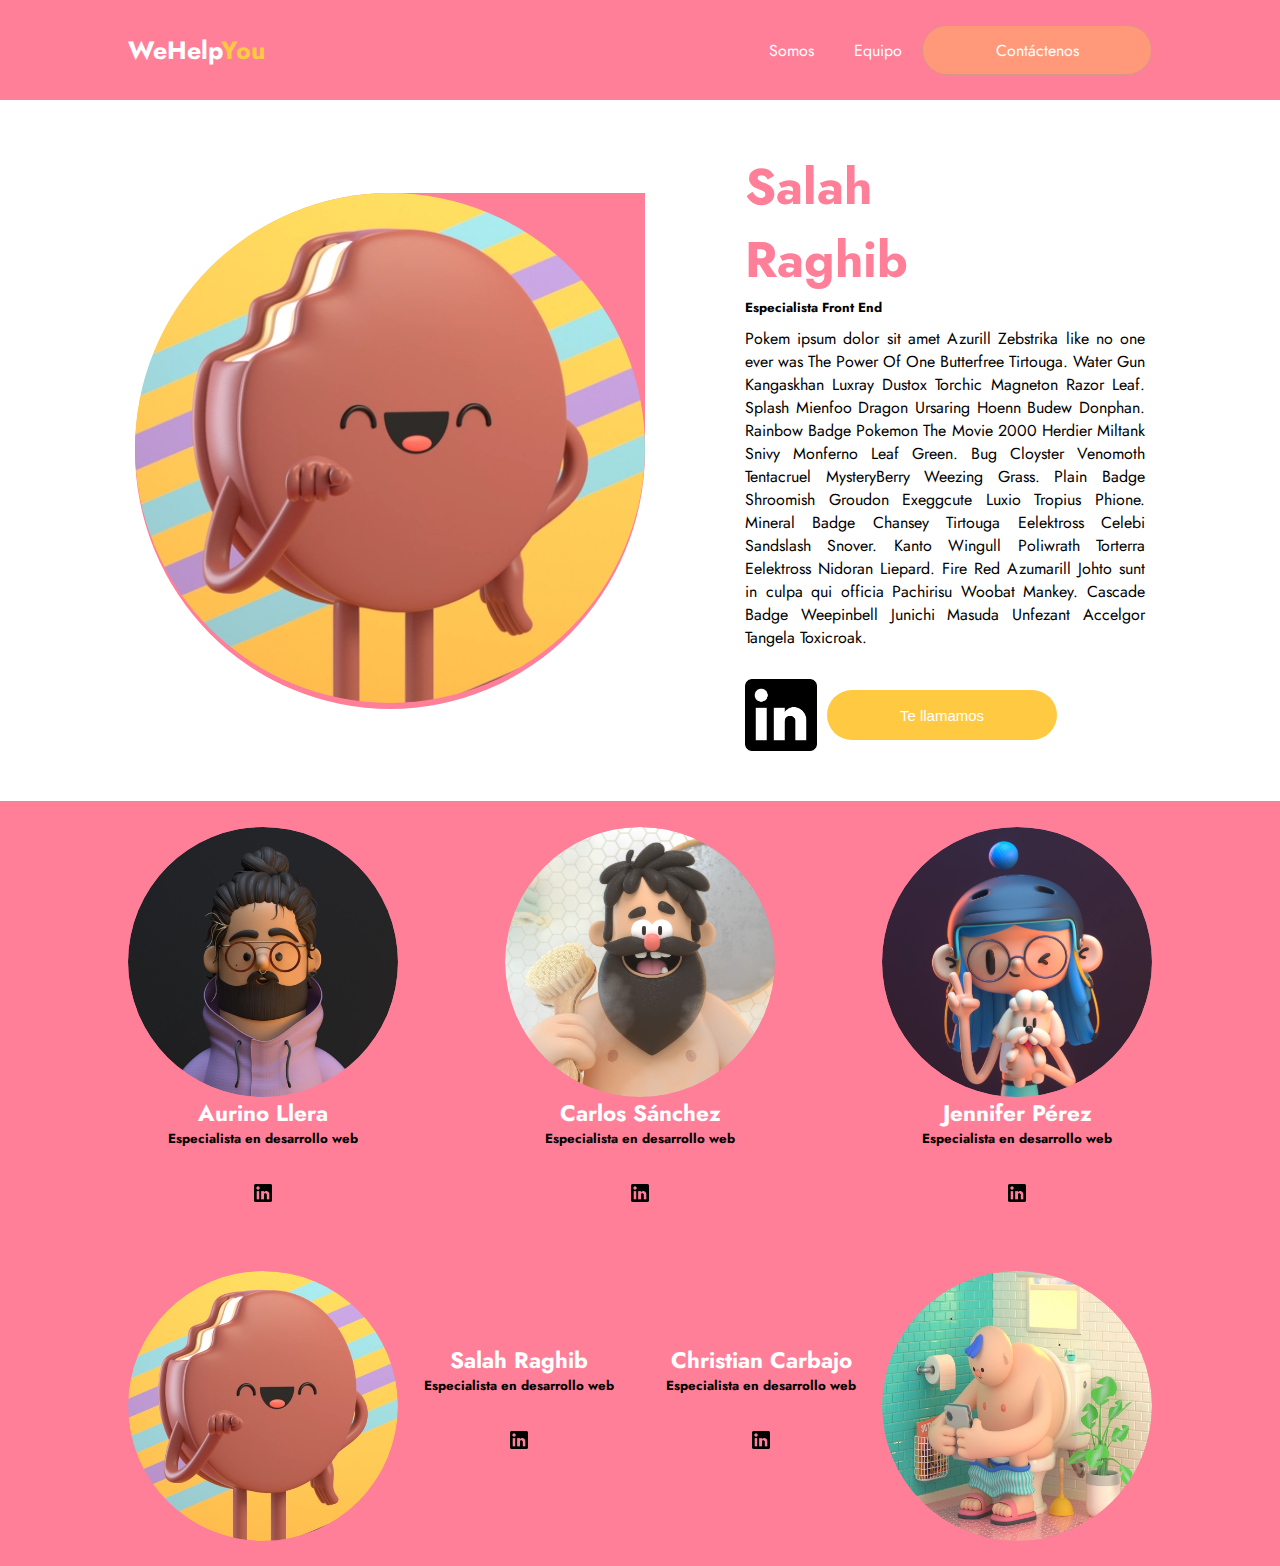
<file: coderpage/coderpageSalah.html>
<!DOCTYPE html>
<html lang="en">

<head>
    <meta charset="UTF-8">
    <meta http-equiv="X-UA-Compatible" content="IE=edge">
    <meta name="viewport" content="width=device-width, initial-scale=1.0">
    <title>Document</title>
    <link rel="stylesheet" href="style2.css">
    <link rel="preconnect" href="https://fonts.googleapis.com">
    <link rel="preconnect" href="https://fonts.gstatic.com" crossorigin>
    <link href="https://fonts.googleapis.com/css2?family=Jost:wght@100;200;300;400;500;600&display=swap"
        rel="stylesheet">
</head>

<body>
    <header class="header1">
        <div class="header-top">
            <a class="header-logo" href="../index.html"><strong>WeHelp<span class="coloryellow">You</span></strong></a>
        </div>
        <ul class="menu">
            <li><a href="#">Somos</a></li>
            <li><a href="#">Equipo</a></li>
            <li class="borde"><a href="#">Contáctenos</a></li>
        </ul>
    </header>
    <main>
        <div class="container">
            <div class="photos">
                <img class="photocoder" src="../img/Salah.jpg">
            </div>
            <div class="name">
                <h1>Salah<br>Raghib</h1>
                <h5>Especialista Front End</h5>
                <p>Pokem ipsum dolor sit amet Azurill Zebstrika like no one ever was 
                    The Power Of One Butterfree Tirtouga. Water Gun Kangaskhan Luxray 
                    Dustox Torchic Magneton Razor Leaf. Splash Mienfoo Dragon Ursaring 
                    Hoenn Budew Donphan. Rainbow Badge Pokemon The Movie 2000 Herdier 
                    Miltank Snivy Monferno Leaf Green. Bug Cloyster Venomoth Tentacruel 
                    MysteryBerry Weezing Grass.

                    Plain Badge Shroomish Groudon Exeggcute 
                    Luxio Tropius Phione. Mineral Badge Chansey Tirtouga Eelektross 
                    Celebi Sandslash Snover. Kanto Wingull Poliwrath Torterra Eelektross 
                    Nidoran Liepard. Fire Red Azumarill Johto sunt in culpa qui officia 
                    Pachirisu Woobat Mankey. Cascade Badge Weepinbell Junichi Masuda Unfezant 
                    Accelgor Tangela Toxicroak.</p>
                <div class="iconos">
                    <div class="icono">
                        <img src="../img/img_210185-1148486834.png" class="pointer icono">
                    </div>
                    <div>
                        <button href="" class="buttoncoder pointer">
                            <span>Te llamamos</span>
                        </button>
                    </div>
                </div>
            </div>
        </div>
    </main>
    <footer>
        <div class="coders">
            <div class="coder_column">
                <a href="/coderpage/coderpage.html" class="photoanchor"><img class="photo" src="../img/Aurino.jpg" /></a>
                <h4 class="white size">Aurino Llera</h4>
                <h5>Especialista en desarrollo web</h5>
                <img class="img_ln" src="../img/img_210185-1148486834.png" />
            </div>
            <div class="coder_column">
                <a href="/coderpage/coderpageCarlos.html" class="photoanchor"><img class="photo" src="../img/Carlos.jpg" /></a>
                <h4 class="white size">Carlos Sánchez</h4>
                <h5>Especialista en desarrollo web</h5>
                <img class="img_ln" src="../img/img_210185-1148486834.png" />
            </div>
            <div class="coder_column">
                <a href="/coderpage/coderpageJennifer.html" class="photoanchor"><img class="photo" src="../img/Jennifer.jpg" /></a>
                <h4 class="white size">Jennifer Pérez</h4>
                <h5>Especialista en desarrollo web</h5>
                <img class="img_ln" src="../img/img_210185-1148486834.png" />
            </div>
        </div>
        <div class="coders">
            <div class="coder_column2">
                <a href="/coderpage/coderpageSalah.html" class="photoanchor"><img class="photo" src="../img/Salah.jpg" /></a>
                <div class="columnText pad1">
                    <h4 class="white size">Salah Raghib</h4>
                    <h5>Especialista en desarrollo web</h5>
                    <img class="img_ln" src="../img/img_210185-1148486834.png" />
                </div>
            </div>
            <div class="coder_column2">
                <div class="columnText pad2">
                    <h4 class="white size">Christian Carbajo</h4>
                    <h5>Especialista en desarrollo web</h5>
                    <img class="img_ln" src="../img/img_210185-1148486834.png" />
                </div>
                <a href="/coderpage/coderpageChristian.html" class="photoanchor"><img class="photo" src="../img/Christian.jpg" /></a>
            </div>
        </div>
    </footer>
</body>

</html>
</file>
<file: style.css>
*{
    margin:0;
    padding:0;
    font-family: 'Jost', sans-serif;
}

body{
    margin: 0px;
    display: flex;
    flex-direction: column;
    justify-content: center;
}

footer{
    width: 100%;
    background-color: #FF7F99;
}

.photo {
    height: 30vh;
    border-radius: 200px;
    transition: all 1s;
}

.photo:hover{
    height: 38vh;
}

.photoanchor{
    display: flex;
    align-items: center;
    justify-content: center;
    height: 30vh;
    width: 30vh;
    overflow: hidden;
    border-radius: 100%;
}

.img_ln {
    height: 4vh;
    padding-top: 2vh;
}
.white {
    color:white;
}
.size {
    font-size: 2.5vh;
}
.coders {
    padding: 2vw 0 2vw 0;
    display: flex;
    justify-content: space-between;
    margin: 0 10% 0 10%;
}
.coder_column {
    display: flex;
    flex-direction:column ;
    align-items: center;     
}
.coder_column2 {
    display: flex;
    align-items: center;    
}
.columnText {
    display: flex;
    flex-direction: column;
    align-items: center;
    padding-left: 2vw;
}
.pad1 {
    padding-left: 2vw;
}
.pad2 {
    padding-right: 2vw;
}

.main_body {
    display: flex;
    justify-content: center;
    padding: 50px;
}

.main_body article {
    margin: 0 30px 0 30px;
    display: flex;
    flex-direction: column;
    justify-content: center;
}

.photo_main img {
    object-fit: cover;
    border-radius: 255px 0px 255px 255px;
    width: 510px;
    height: 510px;
    overflow: hidden;
}

/*--------------------FONTS-------------------*/

.font1 {
    font-size: 71px;
    font-weight: 400;
    color: #FF7F99;
    line-height: 0.8em;
}

.font2 {
    font-size: 19px;
    font-weight: 600;
}

/*--------------------------------------------*/

.title {
    margin: 0 0 20px 0;
}

.button {
    margin: 20px 0 0px 0;
}

.button1 {
    width: 19vh;
    height: 2.6vw;
    font-size: 15px;
    border: none;
    border-radius: 31px;
    background-color: #FFCA41;
    padding: 1px;
    color: white;
}
/* @import url('https://fonts.googleapis.com/css2?family=Jost:wght@300&display=swap'); */


header{
    background:#ff7f99;
    height: 100px;
}

.header1{
   display: flex;
   justify-content: space-between;
   padding: 0 10% 0 10%;
   align-items: center;
}

 .header-logo{
    color: white;
    margin-top: 30px;
    margin-left: 20px;
    align-items: center;
    text-align:center;
    font-size: 25px;
    font-family:"jost";

 }

 li{
    /* float: left; */
    display: flex;
    justify-content: center;
    list-style:none;
    padding: 20px;
    
 }

 .menu{
   display: flex;
   justify-content: center;
   align-items: center;
 }
 a{
    text-decoration:none;
    color:white;
    text-align: center;
    margin: 0px;
 }
 .borde{
    display: flex;
    align-items: center;
    height: 50px;
    width: 230px;
    border:1px solid;
    border-radius:50px;
    border-color: #d69885;
    background: rgba(255, 202, 65, 0.35);
    text-align: center;
    padding: 0;
 }
.coloryellow{
    color:#ffca41;
}
</file>
<file: coderpage/style2.css>
* {
    padding: 0;
    margin: 0;
    box-sizing: border-box;
    text-decoration: none;
}

html {
    font-family: 'Jost', sans-serif;
}

.container {
    width: 100%;
    height: auto;
    align-items: center;
    display: flex;
    justify-content: center;
    padding: 50px;
}

.container h1 {
    font-size: 50px;
    color: #FF7F99;
    margin-bottom: 2px;
}

.photocoder {
    width: 510px;
    height: 510px;
    border-radius: 50% 50%;

}

.container p {
    text-align: justify;
    margin-top: 10px;
    font-size: 16px;
}

.photos {
    margin-right: 100px;
    background-color: #FF7F99;
    will-change: 50%;
    border-radius: 50% 0% 50% 50%;
}

.name {
    width: 400px;
}

.iconos {
    display: flex;
    align-items: center;
    justify-content: left;
    gap: 10px;
    margin-top: 30px;
}

main {
    align-items: center;
}

.buttoncoder {
    width: 230px;
    height: 50px;
    font-size: 15px;
    border: none;
    border-radius: 31px;
    background-color: #FFCA41;
    padding: 1px;
    color: white;
}

.pointer {
    cursor: pointer;
}
.icono{
    height: 8vh;
}
.romanes {
    text-decoration: line-through;
}
footer {
    width: 100%;
    background-color: #FF7F99;
}

.photo {
    height: 30vh;
    border-radius: 200px;
    transition: all 1s;
}

.photo:hover{
    height: 38vh;
}



.photoanchor{
    display: flex;
    align-items: center;
    justify-content: center;
    height: 30vh;
    width: 30vh;
    overflow: hidden;
    border-radius: 100%;
}

.img_ln {
    height: 8vh;
    padding-top: 4vh;
    padding-bottom: 2vh;
}

.white {
    color: white;
}

.size {
    font-size: 2.5vh;
}

.coders {
    padding: 2vw 0 2vw 0;
    display: flex;
    justify-content: space-between;
    margin: 0 10% 0 10%;
}

.coder_column {
    display: flex;
    flex-direction: column;
    align-items: center;
}

.coder_column2 {
    display: flex;
    align-items: center;
}

.columnText {
    display: flex;
    flex-direction: column;
    align-items: center;
    padding-left: 2vw;
}

.pad1 {
    padding-left: 2vw;
}

.pad2 {
    padding-right: 2vw;
}


header {
    background: #ff7f99;
    height: 100px;
}

.header1 {
    display: flex;
    justify-content: space-between;
    padding: 0 10% 0 10%;
    align-items: center;
}

.header-logo {
    color: white;
    margin-top: 30px;
    align-items: center;
    text-align: center;
    font-size: 25px;
    font-family: "jost";

}

li {
    /* float: left; */
    display: flex;
    justify-content: center;
    list-style: none;
    padding: 20px;

}

.menu {
    display: flex;
    justify-content: center;
    align-items: center;
}

a {
    text-decoration: none;
    color: white;
    text-align: center;
    margin: 0px;
}

.borde {
    display: flex;
    align-items: center;
    height: 50px;
    width: 230px;
    border: 1px solid;
    border-radius: 50px;
    border-color: #d69885;
    background: rgba(255, 202, 65, 0.35);
    text-align: center;
    padding: 0;

}

.coloryellow {
    color: #ffca41;
}

@media only screen and (max-width: 1100px) {
    .menu{
        display: none;
    }
    .header1{
        flex-direction: column;
        justify-content: center;
    }
    .container h1{
        text-align: center;
    }
    .photos{
        display:none
    }
    .coders{
        display: flex;
        flex-direction: column;
    }
    .coder_column2{
        flex-direction: column;
    }
    .coder_column2:nth-child(2){
        flex-direction: column-reverse;
    }


}
</file>
